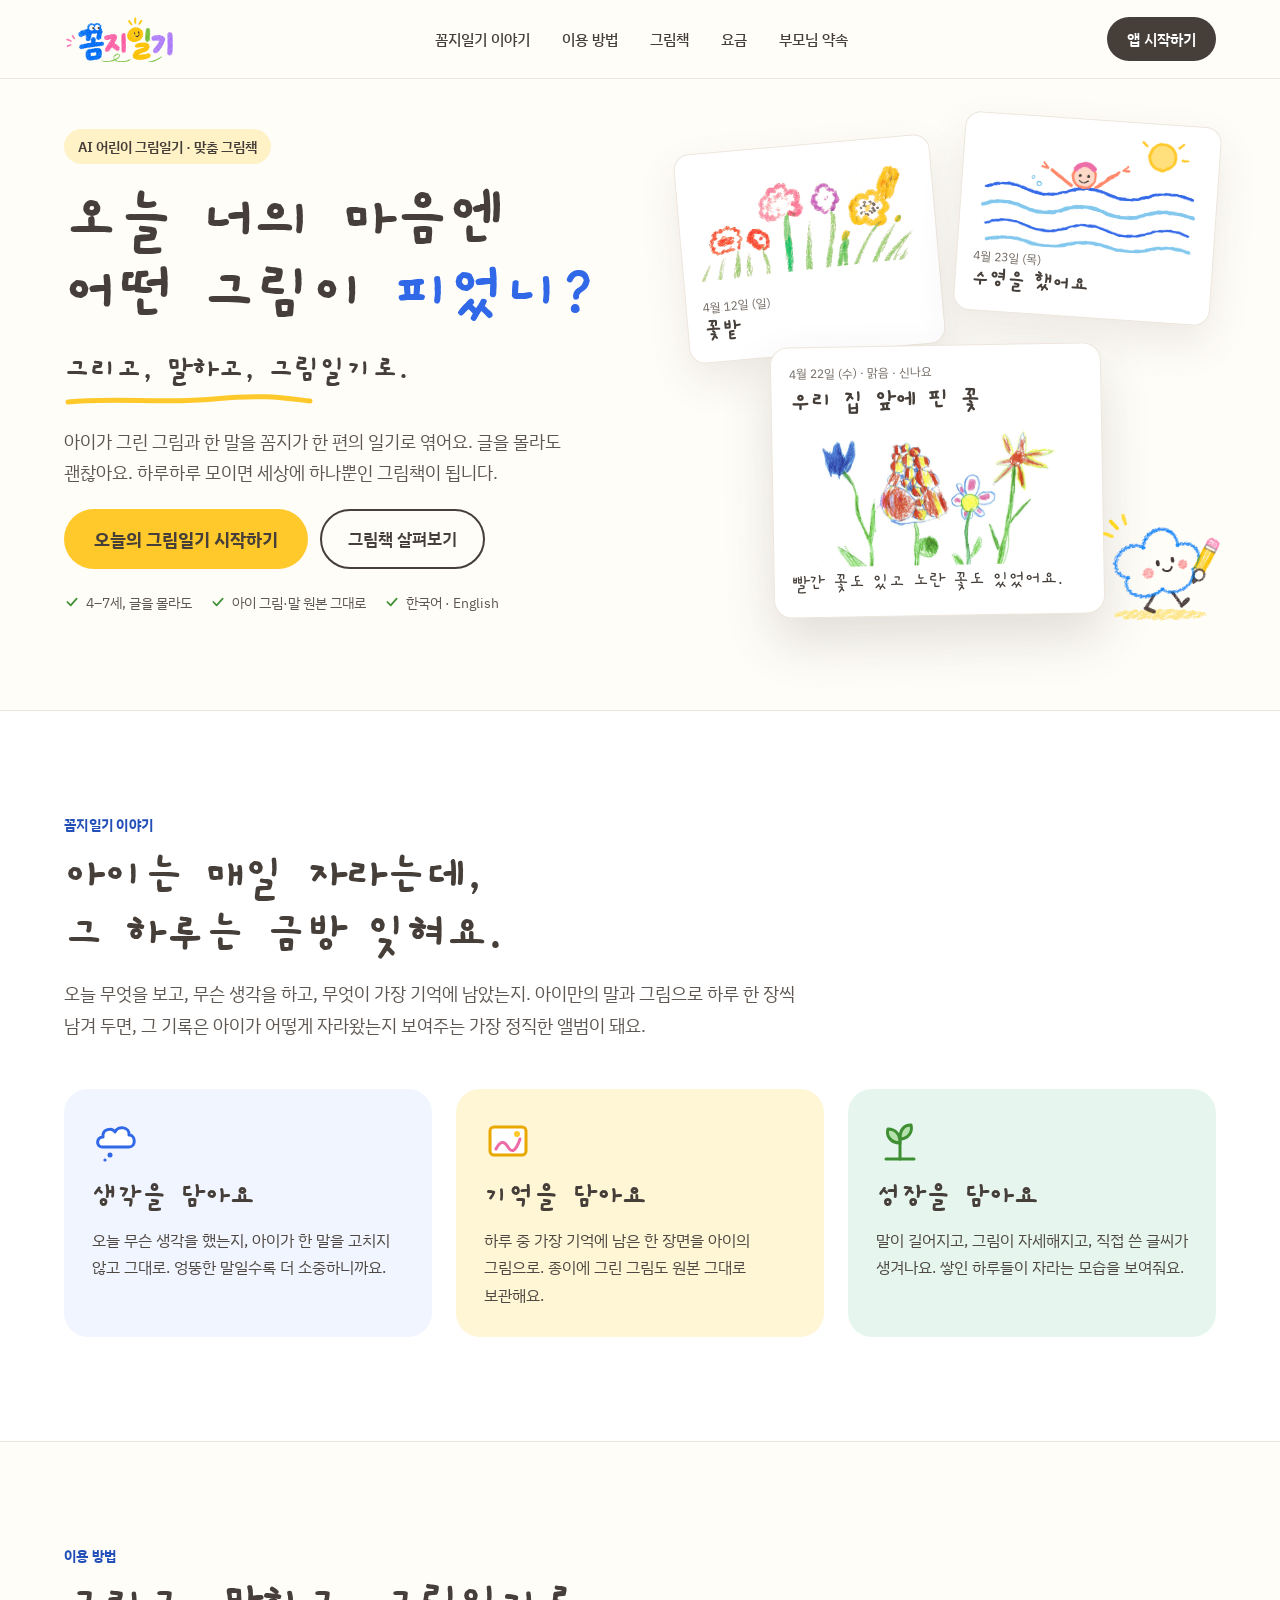
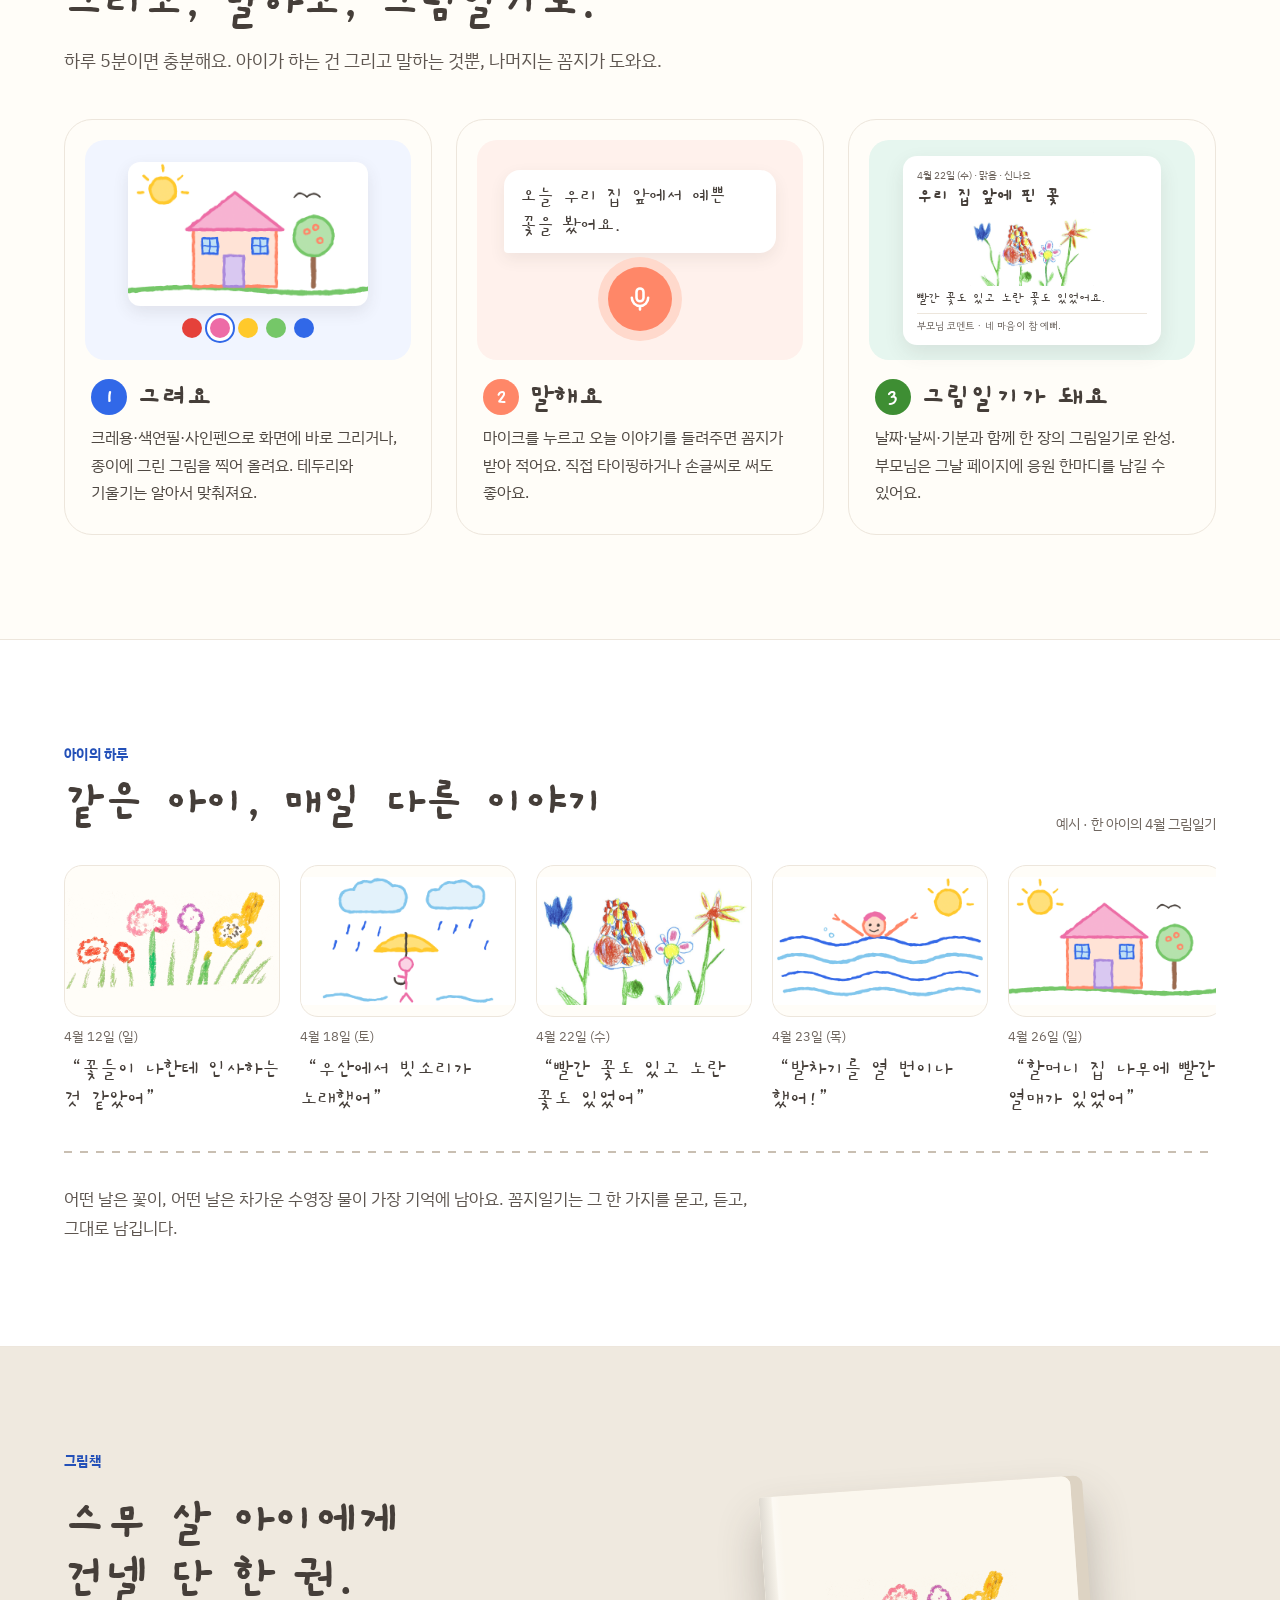
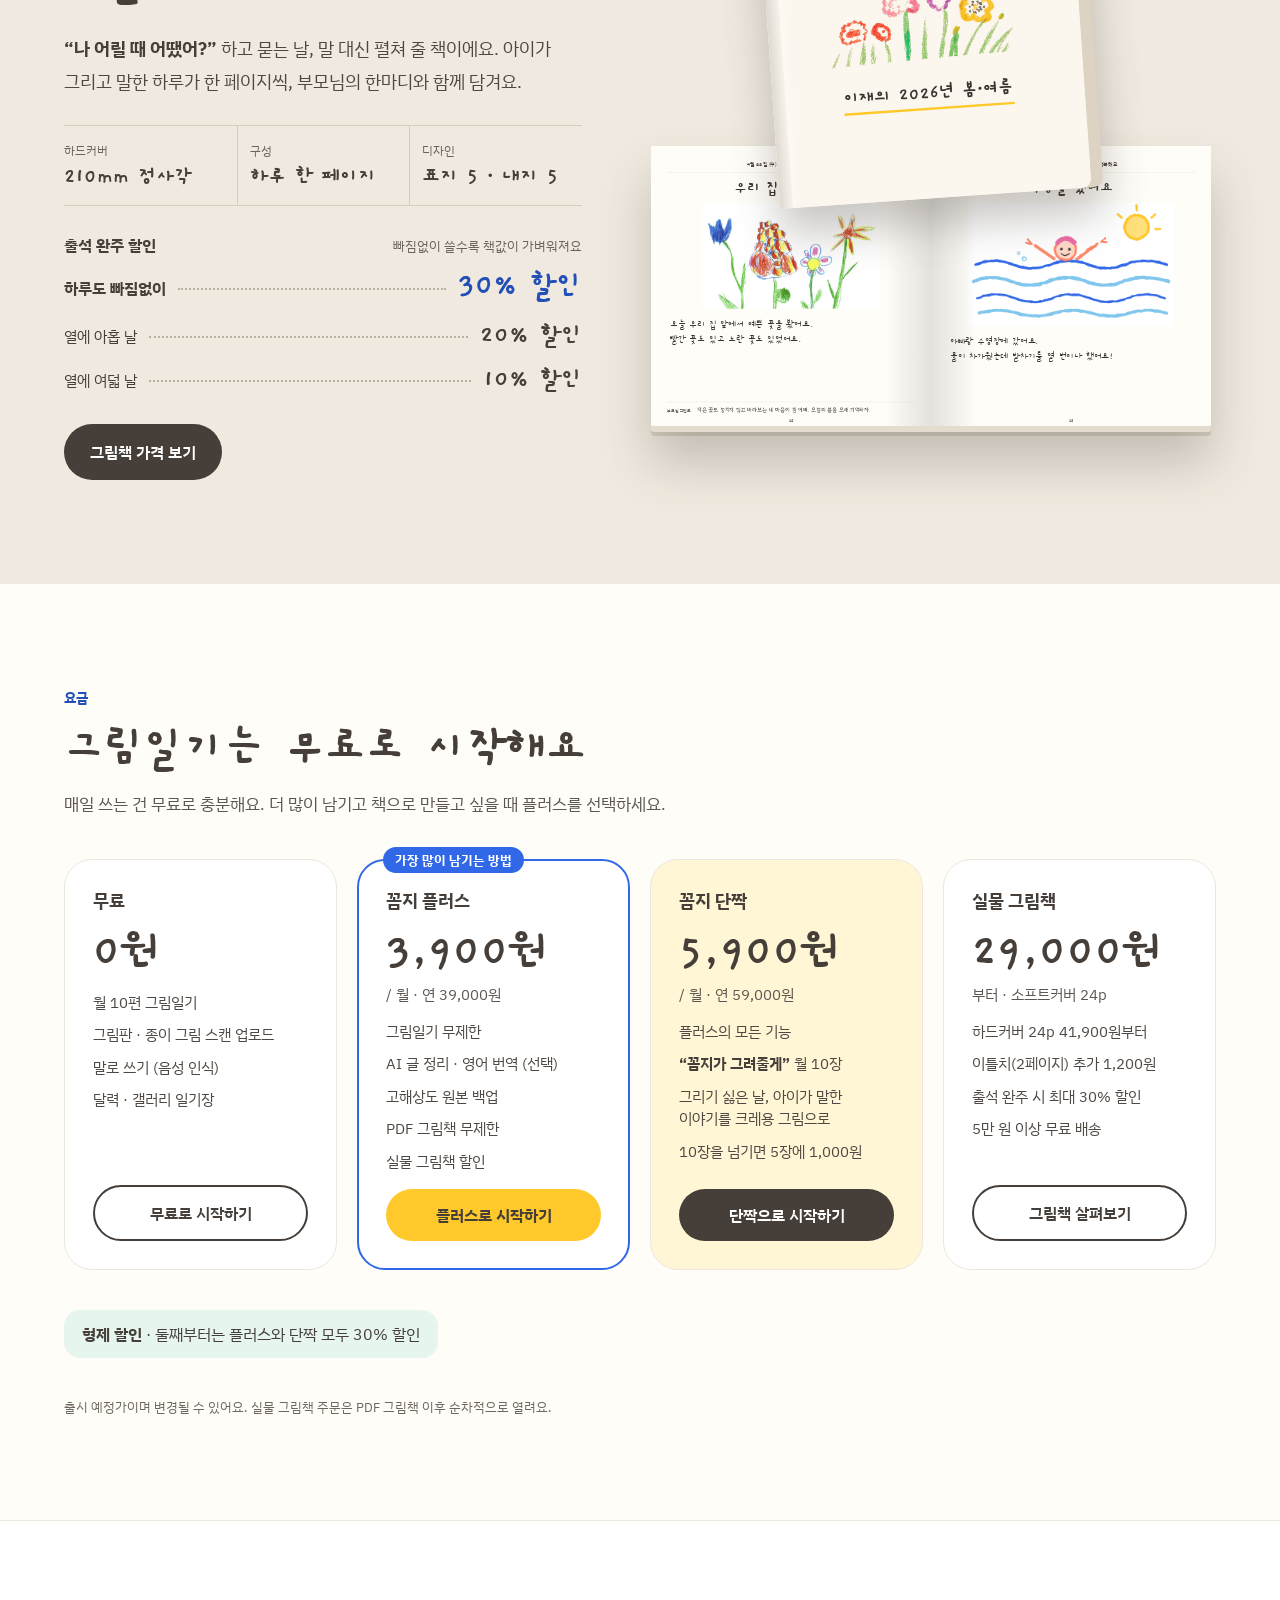
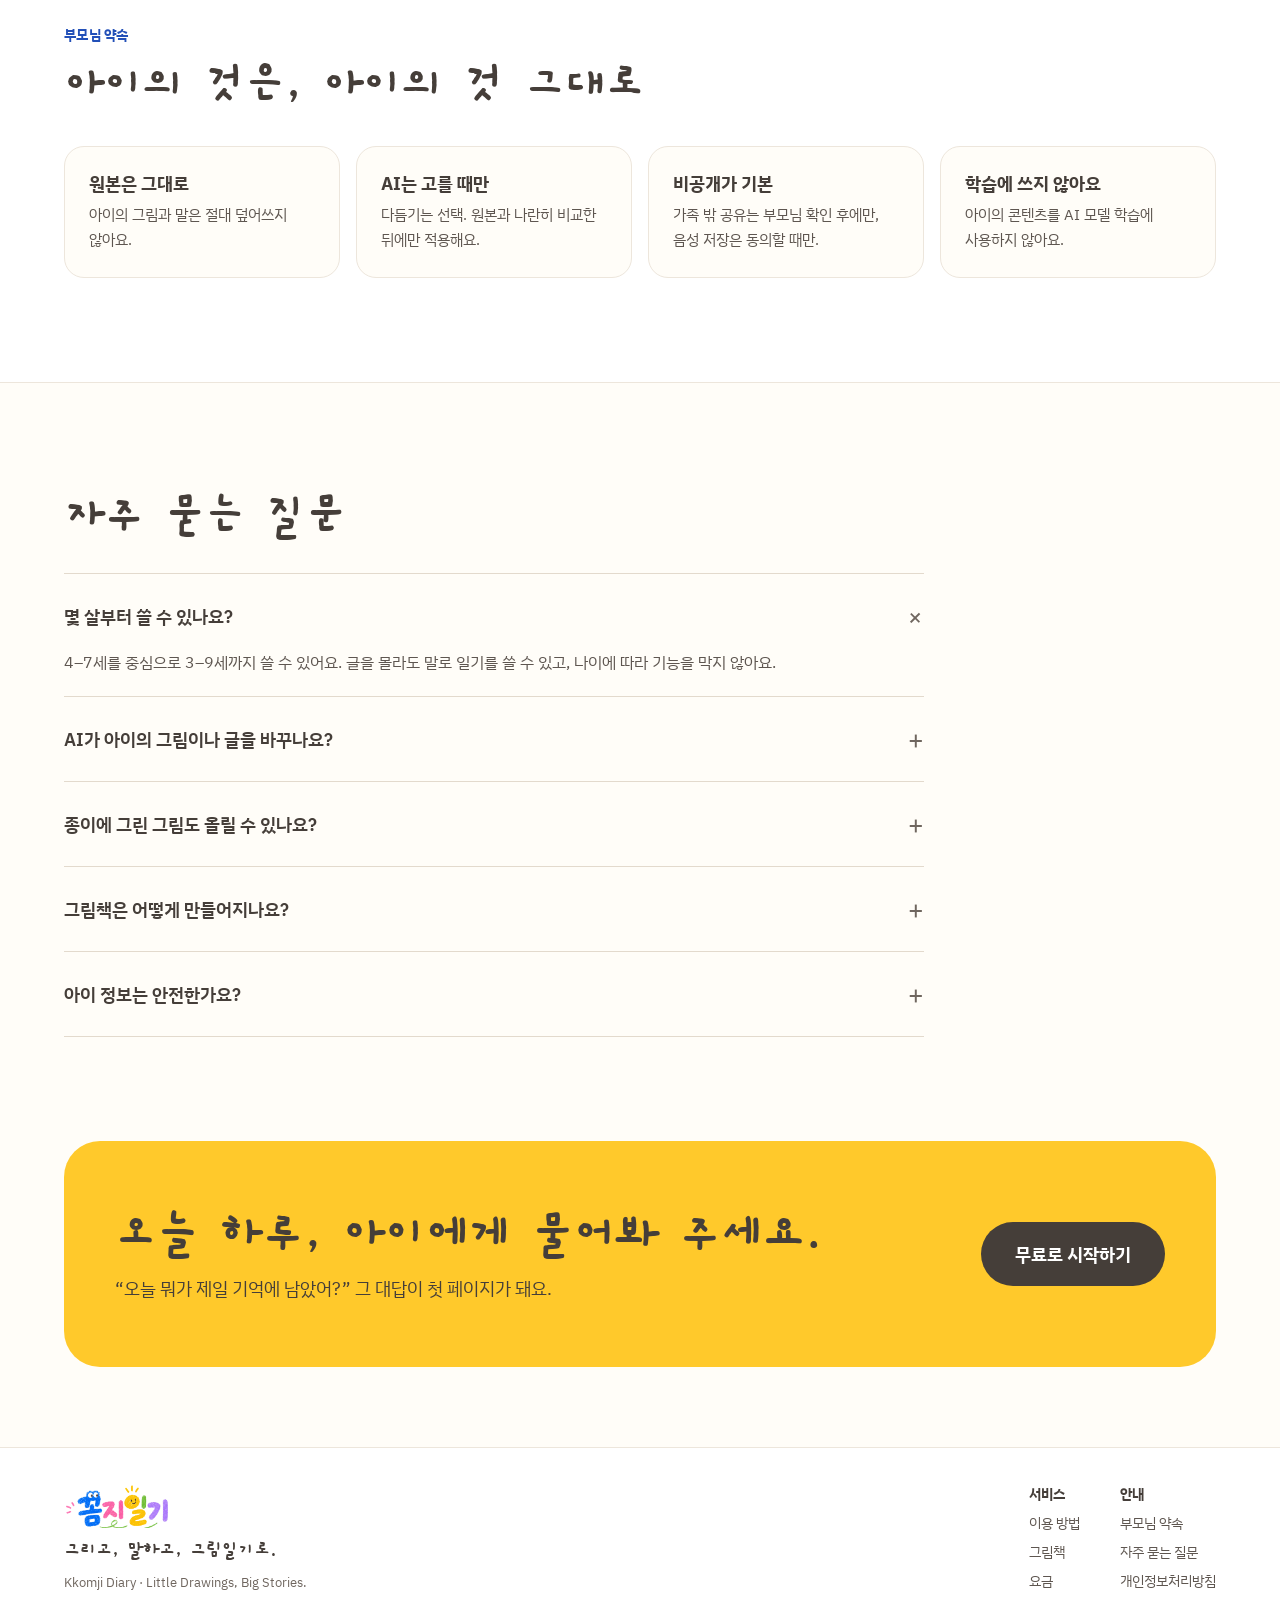
<file: index.html>
<!doctype html>
<html lang="ko">
<head>
<meta charset="utf-8">
<meta name="viewport" content="width=device-width,initial-scale=1">
<title>꼼지일기 — 그리고, 말하고, 그림일기로.</title>
<meta name="description" content="아이가 그린 그림과 한 말을 한 편의 그림일기로. 하루하루 모이면 세상에 하나뿐인 그림책이 됩니다.">
<meta property="og:title" content="꼼지일기 — 그리고, 말하고, 그림일기로.">
<meta property="og:description" content="오늘 너의 마음엔 어떤 그림이 피었니?">
<meta name="theme-color" content="#FFFDF8">
<link rel="icon" href="assets/icon-192.png">
<link rel="preconnect" href="https://fonts.googleapis.com">
<link rel="preconnect" href="https://fonts.gstatic.com" crossorigin>
<link href="https://fonts.googleapis.com/css2?family=Gaegu:wght@400;700&family=Gowun+Dodum&family=IBM+Plex+Sans+KR:wght@400;500;600;700&display=swap" rel="stylesheet">
<link rel="stylesheet" href="css/book.css">
<style>
body{margin:0;background:#FFFDF8}
.hand{font-family:'Gaegu',cursive}
a{color:#2350B8}a:hover{color:#1A3D8F}
h1,h2,h3,p,span,a,li,summary,dt,dd,b{word-break:keep-all}
.kk-wrap{max-width:1200px;margin:0 auto;padding-left:24px;padding-right:24px;box-sizing:border-box}
.kk-head{display:flex;align-items:center;gap:12px 28px;flex-wrap:wrap;padding-top:16px;padding-bottom:16px}
.kk-nav{order:2;flex:1;display:flex;justify-content:center;gap:32px;white-space:nowrap;font-size:15px;font-weight:500}
.kk-headcta{order:3}
.kk-hero{display:grid;grid-template-columns:minmax(0,1.05fr) minmax(0,1fr);gap:56px;align-items:center;padding-top:40px;padding-bottom:88px}
.kk-sec{padding-top:104px;padding-bottom:104px}
.kk-split{display:grid;grid-template-columns:minmax(0,1fr) minmax(0,1.1fr);gap:64px;align-items:center}
.kk-scroll{scrollbar-width:none}.kk-scroll::-webkit-scrollbar{display:none}
details>summary{cursor:pointer;list-style:none}details>summary::-webkit-details-marker{display:none}
details[open] .kk-plus{transform:rotate(45deg)}
@media (max-width:860px){
.kk-wrap{padding-left:20px;padding-right:20px}
.kk-head{padding-top:12px;padding-bottom:0}
.kk-headcta{order:2;margin-left:auto}
.kk-nav{order:3;flex:0 0 100%;justify-content:flex-start;gap:24px;overflow-x:auto;padding:12px 0 14px;border-top:1px solid #EDE6DC;scrollbar-width:none}
.kk-nav::-webkit-scrollbar{display:none}
.kk-hero{gap:28px;padding-top:28px;padding-bottom:64px}
.kk-sec{padding-top:72px;padding-bottom:72px}
.kk-split{grid-template-columns:minmax(0,1fr);gap:40px}
.kk-ctas a{flex:1 1 100%;justify-content:center}
}
@media (max-width:640px){.kk-hero{grid-template-columns:minmax(0,1fr);gap:36px}}
.kk-scene{zoom:1}
@media (max-width:1080px){.kk-scene{zoom:0.72}}
@media (max-width:860px){.kk-scene{zoom:0.6}}
@media (max-width:360px){.kk-scene{zoom:0.52}}
html{scroll-behavior:smooth}body{font-family:'IBM Plex Sans KR',system-ui,sans-serif}</style>
</head>
<body>
<div style="background:#FFFDF8;color:#453E39;font-family:'IBM Plex Sans KR',sans-serif;overflow:hidden">

<header style="border-bottom:1px solid #EDE6DC;background:#FFFDF8">
<div class="kk-wrap kk-head">
<a href="#top" aria-label="꼼지일기 홈" style="order:1;display:flex"><img src="assets/logo-ko.png" alt="꼼지일기" style="height:46px;width:auto;display:block"></a>
<nav class="kk-nav" aria-label="주요 메뉴">
<a href="#idea" style="color:#453E39;text-decoration:none">꼼지일기 이야기</a>
<a href="#how" style="color:#453E39;text-decoration:none">이용 방법</a>
<a href="#book" style="color:#453E39;text-decoration:none">그림책</a>
<a href="#price" style="color:#453E39;text-decoration:none">요금</a>
<a href="#promise" style="color:#453E39;text-decoration:none">부모님 약속</a>
</nav>
<a class="kk-headcta" href="app.html" style="height:44px;padding:0 20px;border-radius:999px;background:#453E39;color:#FFFFFF;font-size:15px;font-weight:600;display:flex;align-items:center;text-decoration:none;white-space:nowrap">앱 시작하기</a>
</div>
</header>

<section id="top" class="kk-wrap kk-hero">
<div style="display:flex;flex-direction:column;gap:20px;min-width:0">
<span style="align-self:flex-start;padding:8px 14px;border-radius:999px;background:#FFF2C7;font-size:14px;font-weight:600">AI 어린이 그림일기 · 맞춤 그림책</span>
<h1 class="hand" style="margin:0;font-size:clamp(40px,5.2vw,68px);font-weight:700;line-height:1.1">오늘 너의 마음엔<br>어떤 그림이 <span style="color:#3168E8;white-space:nowrap">피었니?</span></h1>
<div style="display:flex;flex-direction:column;gap:4px;align-items:flex-start">
<p class="hand" style="margin:0;font-size:clamp(26px,2.6vw,32px);font-weight:700;line-height:1.25">그리고, 말하고, 그림일기로.</p>
<svg width="250" height="12" viewBox="0 0 250 12" aria-hidden="true" style="max-width:100%"><path d="M4 8 C50 3 100 10 150 5 S220 4 246 7" stroke="#FFC92B" stroke-width="5" fill="none" stroke-linecap="round"></path></svg>
</div>
<p style="margin:0;font-size:18px;line-height:1.75;color:#5E5650;max-width:520px">아이가 그린 그림과 한 말을 꼼지가 한 편의 일기로 엮어요. 글을 몰라도 괜찮아요. 하루하루 모이면 세상에 하나뿐인 그림책이 됩니다.</p>
<div class="kk-ctas" style="display:flex;gap:12px;flex-wrap:wrap">
<a href="app.html" style="height:60px;padding:0 30px;border-radius:999px;background:#FFC92B;color:#453E39;font-size:18px;font-weight:700;display:flex;align-items:center;text-decoration:none;box-sizing:border-box">오늘의 그림일기 시작하기</a>
<a href="#book" style="height:60px;padding:0 26px;border-radius:999px;border:2px solid #453E39;color:#453E39;font-size:17px;font-weight:600;display:flex;align-items:center;text-decoration:none;box-sizing:border-box">그림책 살펴보기</a>
</div>
<ul style="margin:4px 0 0;padding:0;list-style:none;display:flex;gap:8px 18px;flex-wrap:wrap;font-size:14px;color:#5E5650">
<li style="display:flex;gap:6px;align-items:center"><svg width="16" height="16" viewBox="0 0 24 24" fill="none" stroke="#3E8E33" stroke-width="2.6" stroke-linecap="round" stroke-linejoin="round" aria-hidden="true"><path d="M5 12l5 5 9-10"></path></svg>4–7세, 글을 몰라도</li>
<li style="display:flex;gap:6px;align-items:center"><svg width="16" height="16" viewBox="0 0 24 24" fill="none" stroke="#3E8E33" stroke-width="2.6" stroke-linecap="round" stroke-linejoin="round" aria-hidden="true"><path d="M5 12l5 5 9-10"></path></svg>아이 그림·말 원본 그대로</li>
<li style="display:flex;gap:6px;align-items:center"><svg width="16" height="16" viewBox="0 0 24 24" fill="none" stroke="#3E8E33" stroke-width="2.6" stroke-linecap="round" stroke-linejoin="round" aria-hidden="true"><path d="M5 12l5 5 9-10"></path></svg>한국어 · English</li>
</ul>
</div>
<div style="position:relative;width:100%;max-width:540px;aspect-ratio:10 / 9.4;justify-self:center;container-type:inline-size">
<article style="position:absolute;left:0;top:5%;width:48%;background:#FFFFFF;border:1px solid #EDE6DC;border-radius:16px;padding:3% 3% 3.4%;box-sizing:border-box;transform:rotate(-5deg);box-shadow:0 18px 40px rgba(69,62,57,0.10)">
<img src="assets/drawing-flowers-cover.png" alt="아이가 그린 꽃밭" style="width:100%;aspect-ratio:16 / 9;object-fit:contain;display:block">
<div style="font-size:clamp(10px,2.3cqw,12px);color:#6F665F;margin-top:4px">4월 12일 (일)</div>
<div class="hand" style="font-size:clamp(15px,4.2cqw,22px);font-weight:700">꽃밭</div>
</article>
<article style="position:absolute;right:0;top:0;width:48%;background:#FFFFFF;border:1px solid #EDE6DC;border-radius:16px;padding:3% 3% 3.4%;box-sizing:border-box;transform:rotate(4deg);box-shadow:0 18px 40px rgba(69,62,57,0.10)">
<img src="assets/drawing-swim.png" alt="아이가 그린 수영 그림" style="width:100%;aspect-ratio:16 / 8.2;object-fit:cover;border-radius:8px;display:block">
<div style="font-size:clamp(10px,2.3cqw,12px);color:#6F665F;margin-top:4px">4월 23일 (목)</div>
<div class="hand" style="font-size:clamp(15px,4.2cqw,22px);font-weight:700">수영을 했어요</div>
</article>
<article style="position:absolute;left:17%;top:45%;width:62%;background:#FFFFFF;border:1px solid #EDE6DC;border-radius:18px;padding:3.2% 3.4% 3.6%;box-sizing:border-box;transform:rotate(-1deg);box-shadow:0 24px 50px rgba(69,62,57,0.16);display:flex;flex-direction:column;gap:3px">
<div style="font-size:clamp(10px,2.3cqw,12px);color:#6F665F">4월 22일 (수) · 맑음 · 신나요</div>
<div class="hand" style="font-size:clamp(17px,4.8cqw,26px);font-weight:700">우리 집 앞에 핀 꽃</div>
<img src="assets/drawing-flowers-real.png" alt="아이가 그린 꽃 그림" style="width:100%;aspect-ratio:16 / 8;object-fit:contain;display:block">
<p class="hand" style="margin:0;font-size:clamp(13px,3.7cqw,20px);line-height:1.4">빨간 꽃도 있고 노란 꽃도 있었어요.</p>
</article>
<img src="assets/mascot.png" alt="" style="position:absolute;right:-2%;bottom:0;width:24%;height:auto">
</div>
</section>

<section id="idea" style="background:#FFFFFF;border-top:1px solid #EDE6DC;border-bottom:1px solid #EDE6DC">
<div class="kk-wrap kk-sec" style="display:flex;flex-direction:column;gap:48px">
<div style="display:flex;flex-direction:column;gap:14px;max-width:760px">
<span style="font-size:14px;font-weight:700;color:#2350B8;letter-spacing:0.02em">꼼지일기 이야기</span>
<h2 class="hand" style="margin:0;font-size:clamp(34px,3.8vw,52px);font-weight:700;line-height:1.2">아이는 매일 자라는데,<br>그 하루는 금방 잊혀요.</h2>
<p style="margin:0;font-size:18px;line-height:1.75;color:#5E5650">오늘 무엇을 보고, 무슨 생각을 하고, 무엇이 가장 기억에 남았는지. 아이만의 말과 그림으로 하루 한 장씩 남겨 두면, 그 기록은 아이가 어떻게 자라왔는지 보여주는 가장 정직한 앨범이 돼요.</p>
</div>
<div style="display:grid;grid-template-columns:repeat(auto-fit,minmax(260px,1fr));gap:24px">
<div style="display:flex;flex-direction:column;gap:12px;padding:28px;border-radius:24px;background:#F1F5FF">
<svg width="48" height="48" viewBox="0 0 48 48" aria-hidden="true"><path d="M10 30 C4 30 4 20 11 20 C10 12 20 10 23 15 C26 8 38 10 37 18 C44 18 44 30 37 30 Z" fill="#FFFFFF" stroke="#3168E8" stroke-width="3" stroke-linejoin="round"></path><circle cx="18" cy="38" r="2.5" fill="#3168E8"></circle><circle cx="13" cy="43" r="1.6" fill="#3168E8"></circle></svg>
<h3 class="hand" style="margin:0;font-size:30px;font-weight:700">생각을 담아요</h3>
<p style="margin:0;font-size:16px;line-height:1.7;color:#4F4842">오늘 무슨 생각을 했는지, 아이가 한 말을 고치지 않고 그대로. 엉뚱한 말일수록 더 소중하니까요.</p>
</div>
<div style="display:flex;flex-direction:column;gap:12px;padding:28px;border-radius:24px;background:#FFF6D6">
<svg width="48" height="48" viewBox="0 0 48 48" aria-hidden="true"><rect x="6" y="10" width="36" height="28" rx="4" fill="#FFFFFF" stroke="#E9A800" stroke-width="3"></rect><path d="M12 32 q6 -12 12 -2 t12 -8" stroke="#ED6CA6" stroke-width="3" fill="none" stroke-linecap="round"></path><circle cx="33" cy="17" r="3" fill="#FFC92B"></circle></svg>
<h3 class="hand" style="margin:0;font-size:30px;font-weight:700">기억을 담아요</h3>
<p style="margin:0;font-size:16px;line-height:1.7;color:#4F4842">하루 중 가장 기억에 남은 한 장면을 아이의 그림으로. 종이에 그린 그림도 원본 그대로 보관해요.</p>
</div>
<div style="display:flex;flex-direction:column;gap:12px;padding:28px;border-radius:24px;background:#E6F6EF">
<svg width="48" height="48" viewBox="0 0 48 48" aria-hidden="true"><path d="M24 42 V20" stroke="#3E8E33" stroke-width="3" stroke-linecap="round"></path><path d="M24 26 C14 26 10 18 12 12 C20 12 24 18 24 26 Z M24 22 C32 22 37 15 35 8 C27 8 24 14 24 22 Z" fill="#B5E2AC" stroke="#3E8E33" stroke-width="3" stroke-linejoin="round"></path><path d="M10 42 h28" stroke="#3E8E33" stroke-width="3" stroke-linecap="round"></path></svg>
<h3 class="hand" style="margin:0;font-size:30px;font-weight:700">성장을 담아요</h3>
<p style="margin:0;font-size:16px;line-height:1.7;color:#4F4842">말이 길어지고, 그림이 자세해지고, 직접 쓴 글씨가 생겨나요. 쌓인 하루들이 자라는 모습을 보여줘요.</p>
</div>
</div>
</div>
</section>

<section id="how" class="kk-wrap kk-sec" style="display:flex;flex-direction:column;gap:44px">
<div style="display:flex;flex-direction:column;gap:12px;max-width:720px">
<span style="font-size:14px;font-weight:700;color:#2350B8;letter-spacing:0.02em">이용 방법</span>
<h2 class="hand" style="margin:0;font-size:clamp(34px,3.8vw,52px);font-weight:700;line-height:1.15">그리고, 말하고, 그림일기로.</h2>
<p style="margin:0;font-size:18px;line-height:1.7;color:#5E5650">하루 5분이면 충분해요. 아이가 하는 건 그리고 말하는 것뿐, 나머지는 꼼지가 도와요.</p>
</div>
<div style="display:grid;grid-template-columns:repeat(auto-fit,minmax(280px,1fr));gap:24px">
<article style="border:1px solid #EDE6DC;border-radius:28px;padding:20px 20px 28px;background:#FFFDF8;display:flex;flex-direction:column;gap:18px">
<div style="height:220px;border-radius:20px;background:#F1F5FF;display:flex;flex-direction:column;align-items:center;justify-content:center;gap:12px;padding:16px;box-sizing:border-box">
<img src="assets/drawing-house.png" alt="그림판에 그린 집 그림" style="width:min(240px,86%);border-radius:12px;background:#FFFFFF;box-shadow:0 6px 16px rgba(69,62,57,0.10)">
<div style="display:flex;gap:8px" aria-hidden="true"><span style="width:20px;height:20px;border-radius:50%;background:#E5413A"></span><span style="width:20px;height:20px;border-radius:50%;background:#ED6CA6;box-shadow:0 0 0 3px #FFFFFF,0 0 0 5px #3168E8"></span><span style="width:20px;height:20px;border-radius:50%;background:#FFC92B"></span><span style="width:20px;height:20px;border-radius:50%;background:#75C768"></span><span style="width:20px;height:20px;border-radius:50%;background:#3168E8"></span></div>
</div>
<div style="display:flex;flex-direction:column;gap:8px;padding:0 6px">
<div style="display:flex;align-items:center;gap:10px"><span class="hand" style="width:36px;height:36px;border-radius:50%;background:#3168E8;color:#FFFFFF;font-size:22px;font-weight:700;display:flex;align-items:center;justify-content:center;flex:none">1</span><h3 class="hand" style="margin:0;font-size:30px;font-weight:700">그려요</h3></div>
<p style="margin:0;font-size:16px;line-height:1.7;color:#4F4842">크레용·색연필·사인펜으로 화면에 바로 그리거나, 종이에 그린 그림을 찍어 올려요. 테두리와 기울기는 알아서 맞춰져요.</p>
</div>
</article>
<article style="border:1px solid #EDE6DC;border-radius:28px;padding:20px 20px 28px;background:#FFFDF8;display:flex;flex-direction:column;gap:18px">
<div style="height:220px;border-radius:20px;background:#FFF1EC;display:flex;flex-direction:column;align-items:center;justify-content:center;gap:14px;padding:16px;box-sizing:border-box">
<p class="hand" style="margin:0;max-width:240px;background:#FFFFFF;border-radius:16px 16px 16px 4px;padding:12px 16px;font-size:21px;line-height:1.4;box-shadow:0 6px 16px rgba(69,62,57,0.08)">오늘 우리 집 앞에서 예쁜 꽃을 봤어요.</p>
<span style="width:64px;height:64px;border-radius:50%;background:#FF8768;display:flex;align-items:center;justify-content:center;box-shadow:0 0 0 10px #FFD9CC" aria-hidden="true"><svg width="28" height="28" viewBox="0 0 24 24" fill="none" stroke="#FFFFFF" stroke-width="2.2" stroke-linecap="round" stroke-linejoin="round"><rect x="9" y="3" width="6" height="11" rx="3"></rect><path d="M5 11a7 7 0 0 0 14 0M12 18v3"></path></svg></span>
</div>
<div style="display:flex;flex-direction:column;gap:8px;padding:0 6px">
<div style="display:flex;align-items:center;gap:10px"><span class="hand" style="width:36px;height:36px;border-radius:50%;background:#FF8768;color:#FFFFFF;font-size:22px;font-weight:700;display:flex;align-items:center;justify-content:center;flex:none">2</span><h3 class="hand" style="margin:0;font-size:30px;font-weight:700">말해요</h3></div>
<p style="margin:0;font-size:16px;line-height:1.7;color:#4F4842">마이크를 누르고 오늘 이야기를 들려주면 꼼지가 받아 적어요. 직접 타이핑하거나 손글씨로 써도 좋아요.</p>
</div>
</article>
<article style="border:1px solid #EDE6DC;border-radius:28px;padding:20px 20px 28px;background:#FFFDF8;display:flex;flex-direction:column;gap:18px">
<div style="height:220px;border-radius:20px;background:#E6F6EF;display:flex;align-items:center;justify-content:center;padding:16px;box-sizing:border-box">
<div style="width:min(230px,88%);background:#FFFFFF;border-radius:14px;padding:12px 14px;box-shadow:0 8px 20px rgba(69,62,57,0.10);display:flex;flex-direction:column;gap:3px">
<span style="font-size:10px;color:#6F665F">4월 22일 (수) · 맑음 · 신나요</span>
<span class="hand" style="font-size:19px;font-weight:700">우리 집 앞에 핀 꽃</span>
<img src="assets/drawing-flowers-real.png" alt="" style="width:100%;height:74px;object-fit:contain">
<span class="hand" style="font-size:14px;line-height:1.35">빨간 꽃도 있고 노란 꽃도 있었어요.</span>
<span style="border-top:1px solid #EDE6DC;padding-top:4px;margin-top:2px;font-family:'Gowun Dodum',sans-serif;font-size:10px;color:#5E5650">부모님 코멘트 · 네 마음이 참 예뻐.</span>
</div>
</div>
<div style="display:flex;flex-direction:column;gap:8px;padding:0 6px">
<div style="display:flex;align-items:center;gap:10px"><span class="hand" style="width:36px;height:36px;border-radius:50%;background:#3E8E33;color:#FFFFFF;font-size:22px;font-weight:700;display:flex;align-items:center;justify-content:center;flex:none">3</span><h3 class="hand" style="margin:0;font-size:30px;font-weight:700">그림일기가 돼요</h3></div>
<p style="margin:0;font-size:16px;line-height:1.7;color:#4F4842">날짜·날씨·기분과 함께 한 장의 그림일기로 완성. 부모님은 그날 페이지에 응원 한마디를 남길 수 있어요.</p>
</div>
</article>
</div>
</section>

<section id="days" style="background:#FFFFFF;border-top:1px solid #EDE6DC;border-bottom:1px solid #EDE6DC">
<div class="kk-wrap kk-sec" style="display:flex;flex-direction:column;gap:32px">
<div style="display:flex;justify-content:space-between;align-items:flex-end;gap:16px 24px;flex-wrap:wrap">
<div style="display:flex;flex-direction:column;gap:12px">
<span style="font-size:14px;font-weight:700;color:#2350B8;letter-spacing:0.02em">아이의 하루</span>
<h2 class="hand" style="margin:0;font-size:clamp(34px,3.8vw,52px);font-weight:700;line-height:1.2">같은 아이, 매일 다른 이야기</h2>
</div>
<span style="font-size:14px;color:#6F665F">예시 · 한 아이의 4월 그림일기</span>
</div>
<div class="kk-scroll" style="display:flex;gap:20px;overflow-x:auto;scroll-snap-type:x mandatory;padding-bottom:4px">

<article style="flex:0 0 216px;scroll-snap-align:start;display:flex;flex-direction:column;gap:10px">
<div style="height:150px;border-radius:18px;background:#FFFDF8;border:1px solid #EDE6DC;display:flex;align-items:center;justify-content:center;overflow:hidden"><img src="assets/drawing-flowers-cover.png" alt="꽃밭" style="width:100%;height:100%;object-fit:contain"></div>
<span style="font-size:13px;color:#6F665F">4월 12일 (일)</span>
<p class="hand" style="margin:0;font-size:22px;line-height:1.35">“꽃들이 나한테 인사하는 것 같았어”</p>
</article>

<article style="flex:0 0 216px;scroll-snap-align:start;display:flex;flex-direction:column;gap:10px">
<div style="height:150px;border-radius:18px;background:#FFFDF8;border:1px solid #EDE6DC;display:flex;align-items:center;justify-content:center;overflow:hidden"><img src="assets/drawing-rain.png" alt="비 오는 날 노란 우산" style="width:100%;height:100%;object-fit:contain"></div>
<span style="font-size:13px;color:#6F665F">4월 18일 (토)</span>
<p class="hand" style="margin:0;font-size:22px;line-height:1.35">“우산에서 빗소리가 노래했어”</p>
</article>

<article style="flex:0 0 216px;scroll-snap-align:start;display:flex;flex-direction:column;gap:10px">
<div style="height:150px;border-radius:18px;background:#FFFDF8;border:1px solid #EDE6DC;display:flex;align-items:center;justify-content:center;overflow:hidden"><img src="assets/drawing-flowers-real.png" alt="우리 집 앞에 핀 꽃" style="width:100%;height:100%;object-fit:contain"></div>
<span style="font-size:13px;color:#6F665F">4월 22일 (수)</span>
<p class="hand" style="margin:0;font-size:22px;line-height:1.35">“빨간 꽃도 있고 노란 꽃도 있었어”</p>
</article>

<article style="flex:0 0 216px;scroll-snap-align:start;display:flex;flex-direction:column;gap:10px">
<div style="height:150px;border-radius:18px;background:#FFFDF8;border:1px solid #EDE6DC;display:flex;align-items:center;justify-content:center;overflow:hidden"><img src="assets/drawing-swim.png" alt="수영을 했어요" style="width:100%;height:100%;object-fit:contain"></div>
<span style="font-size:13px;color:#6F665F">4월 23일 (목)</span>
<p class="hand" style="margin:0;font-size:22px;line-height:1.35">“발차기를 열 번이나 했어!”</p>
</article>

<article style="flex:0 0 216px;scroll-snap-align:start;display:flex;flex-direction:column;gap:10px">
<div style="height:150px;border-radius:18px;background:#FFFDF8;border:1px solid #EDE6DC;display:flex;align-items:center;justify-content:center;overflow:hidden"><img src="assets/drawing-house.png" alt="할머니 집에 갔어요" style="width:100%;height:100%;object-fit:contain"></div>
<span style="font-size:13px;color:#6F665F">4월 26일 (일)</span>
<p class="hand" style="margin:0;font-size:22px;line-height:1.35">“할머니 집 나무에 빨간 열매가 있었어”</p>
</article>

</div>
<div style="height:2px;background:repeating-linear-gradient(90deg,#C9BFB2 0,#C9BFB2 8px,transparent 8px,transparent 16px)" aria-hidden="true"></div>
<p style="margin:0;font-size:17px;line-height:1.7;color:#5E5650;max-width:720px">어떤 날은 꽃이, 어떤 날은 차가운 수영장 물이 가장 기억에 남아요. 꼼지일기는 그 한 가지를 묻고, 듣고, 그대로 남깁니다.</p>
</div>
</section>

<section id="book" style="background:#EFE9DF">
<div class="kk-wrap kk-sec kk-split">
<div style="display:flex;flex-direction:column;gap:22px;min-width:0">
<span style="font-size:14px;font-weight:700;color:#2350B8;letter-spacing:0.02em">그림책</span>
<h2 class="hand" style="margin:0;font-size:clamp(36px,4vw,56px);font-weight:700;line-height:1.15">스무 살 아이에게<br>건넬 단 한 권.</h2>
<p style="margin:0;font-size:18px;line-height:1.8;color:#4F4842;max-width:500px"><b style="color:#453E39">“나 어릴 때 어땠어?”</b> 하고 묻는 날, 말 대신 펼쳐 줄 책이에요. 아이가 그리고 말한 하루가 한 페이지씩, 부모님의 한마디와 함께 담겨요.</p>
<dl style="margin:6px 0 0;display:grid;grid-template-columns:repeat(3,minmax(0,1fr));border-top:1px solid #D6CCBE;border-bottom:1px solid #D6CCBE">
<div style="padding:16px 12px 16px 0;display:flex;flex-direction:column;gap:4px"><dt style="font-size:12px;color:#6B625A">하드커버</dt><dd class="hand" style="margin:0;font-size:22px;font-weight:700;line-height:1.2">210mm 정사각</dd></div>
<div style="padding:16px 12px;border-left:1px solid #D6CCBE;display:flex;flex-direction:column;gap:4px"><dt style="font-size:12px;color:#6B625A">구성</dt><dd class="hand" style="margin:0;font-size:22px;font-weight:700;line-height:1.2">하루 한 페이지</dd></div>
<div style="padding:16px 0 16px 12px;border-left:1px solid #D6CCBE;display:flex;flex-direction:column;gap:4px"><dt style="font-size:12px;color:#6B625A">디자인</dt><dd class="hand" style="margin:0;font-size:22px;font-weight:700;line-height:1.2">표지 5 · 내지 5</dd></div>
</dl>
<div style="display:flex;flex-direction:column;gap:6px;margin-top:6px">
<div style="display:flex;justify-content:space-between;align-items:baseline;gap:12px;flex-wrap:wrap"><span style="font-size:16px;font-weight:700">출석 완주 할인</span><span style="font-size:13px;color:#6B625A">빠짐없이 쓸수록 책값이 가벼워져요</span></div>
<div style="display:flex;align-items:baseline;gap:12px;padding:8px 0"><span style="font-size:16px;font-weight:700;white-space:nowrap">하루도 빠짐없이</span><span style="flex:1;border-bottom:2px dotted #B9AE9F;transform:translateY(-4px)"></span><span class="hand" style="font-size:32px;font-weight:700;line-height:1;color:#2350B8;white-space:nowrap">30% 할인</span></div>
<div style="display:flex;align-items:baseline;gap:12px;padding:6px 0"><span style="font-size:15px;white-space:nowrap">열에 아홉 날</span><span style="flex:1;border-bottom:2px dotted #B9AE9F;transform:translateY(-4px)"></span><span class="hand" style="font-size:26px;font-weight:700;line-height:1;white-space:nowrap">20% 할인</span></div>
<div style="display:flex;align-items:baseline;gap:12px;padding:6px 0"><span style="font-size:15px;white-space:nowrap">열에 여덟 날</span><span style="flex:1;border-bottom:2px dotted #B9AE9F;transform:translateY(-4px)"></span><span class="hand" style="font-size:26px;font-weight:700;line-height:1;white-space:nowrap">10% 할인</span></div>
</div>
<a href="#price" style="align-self:flex-start;margin-top:4px;height:56px;padding:0 26px;border-radius:999px;background:#453E39;color:#FFFFFF;font-size:16px;font-weight:600;display:flex;align-items:center;text-decoration:none">그림책 가격 보기</a>
</div>
<div style="display:flex;justify-content:center;min-width:0">
<div class="kk-scene" style="width:560px;height:560px;position:relative;flex:none">
<div style="position:absolute;left:0;top:262px;width:560px;height:284px;border-radius:3px;background:#E4DCCF;box-shadow:0 30px 50px rgba(69,62,57,0.26), 0 4px 0 #D9D0C2"></div>
<div style="position:absolute;left:0;top:260px;width:560px;height:280px;display:flex;border-radius:2px;overflow:hidden">
<div style="width:280px;height:280px;position:relative;overflow:hidden;background:#FFFDF8">
<div style="position:absolute;left:-4px;top:-4px;width:816px;height:816px;transform:scale(0.353);transform-origin:0 0"><section class="pg l-classic"><div class="safe"><div class="meta"><span>4월 22일 (수)</span><i></i><span style="display:flex;align-items:center;gap:6px"><svg width="20" height="20" viewBox="0 0 40 40" fill="none" stroke="#E9A800" stroke-width="3" stroke-linecap="round" aria-hidden="true"><circle cx="20" cy="20" r="7"/><path d="M20 4v5M20 31v5M4 20h5M31 20h5M8.5 8.5l3.5 3.5M28 28l3.5 3.5M31.5 8.5L28 12M12 28l-3.5 3.5"/></svg>맑음</span><i></i><span>신나요</span></div><h2 class="ttl">우리 집 앞에 핀 꽃</h2><div class="art"><img src="assets/drawing-flowers-real.png" alt=""></div><p class="story">오늘 우리 집 앞에서 예쁜 꽃을 봤어요.
빨간 꽃도 있고 노란 꽃도 있었어요.</p><span class="sp"></span><div class="nb"><span class="lbl">부모님 코멘트</span><p class="note">작은 꽃도 놓치지 않고 바라보는 네 마음이 참 예뻐. 오늘의 봄을 오래 기억하자.</p></div></div><div class="no">12</div></section></div>
<div style="position:absolute;top:0;right:0;width:46px;height:100%;background:linear-gradient(90deg,rgba(69,62,57,0),rgba(69,62,57,0.14))" aria-hidden="true"></div>
</div>
<div style="width:280px;height:280px;position:relative;overflow:hidden;background:#FFFDF8">
<div style="position:absolute;left:-4px;top:-4px;width:816px;height:816px;transform:scale(0.353);transform-origin:0 0"><section class="pg l-classic nonote"><div class="safe"><div class="meta"><span>4월 23일 (목)</span><i></i><span style="display:flex;align-items:center;gap:6px"><svg width="20" height="20" viewBox="0 0 40 40" fill="none" stroke="#E9A800" stroke-width="3" stroke-linecap="round" aria-hidden="true"><circle cx="20" cy="20" r="7"/><path d="M20 4v5M20 31v5M4 20h5M31 20h5M8.5 8.5l3.5 3.5M28 28l3.5 3.5M31.5 8.5L28 12M12 28l-3.5 3.5"/></svg>맑음</span><i></i><span>행복해요</span></div><h2 class="ttl">수영을 했어요</h2><div class="art"><img src="assets/drawing-swim.png" alt=""></div><p class="story">아빠랑 수영장에 갔어요.
물이 차가웠는데 발차기를 열 번이나 했어요!</p><span class="sp"></span></div><div class="no">13</div></section></div>
<div style="position:absolute;top:0;left:0;width:46px;height:100%;background:linear-gradient(270deg,rgba(69,62,57,0),rgba(69,62,57,0.14))" aria-hidden="true"></div>
</div>
</div>
<div style="position:absolute;left:118px;top:0;width:324px;height:312px;transform:rotate(-4deg);border-radius:3px 9px 9px 3px;background:#DDD3C3;box-shadow:0 26px 44px rgba(69,62,57,0.30)">
<div style="position:absolute;left:0;top:0;width:312px;height:312px;border-radius:3px 9px 9px 3px;overflow:hidden;background:#FBF7EE">
<div style="position:absolute;left:0;top:0;width:816px;height:816px;transform:scale(0.3824);transform-origin:0 0"><section class="pg cover c-gallery"><div class="safe"><img src="assets/drawing-flowers-cover.png" alt=""><h1>이재의 2026년 봄·여름</h1></div></section></div>
<div style="position:absolute;left:0;top:0;width:22px;height:100%;background:linear-gradient(90deg,rgba(69,62,57,0.16),rgba(69,62,57,0.03) 55%,rgba(255,255,255,0.35) 62%,rgba(69,62,57,0) 100%)" aria-hidden="true"></div>
</div>
</div>
</div>
</div>
</div>
</section>

<section id="price" class="kk-wrap kk-sec" style="display:flex;flex-direction:column;gap:40px">
<div style="display:flex;flex-direction:column;gap:12px;max-width:720px">
<span style="font-size:14px;font-weight:700;color:#2350B8;letter-spacing:0.02em">요금</span>
<h2 class="hand" style="margin:0;font-size:clamp(34px,3.8vw,52px);font-weight:700;line-height:1.2">그림일기는 무료로 시작해요</h2>
<p style="margin:0;font-size:17px;line-height:1.7;color:#5E5650">매일 쓰는 건 무료로 충분해요. 더 많이 남기고 책으로 만들고 싶을 때 플러스를 선택하세요.</p>
</div>
<div style="display:grid;grid-template-columns:repeat(auto-fit,minmax(250px,1fr));gap:20px;align-items:stretch">
<article style="border:1px solid #EDE6DC;border-radius:28px;padding:28px;background:#FFFFFF;display:flex;flex-direction:column;gap:16px">
<h3 style="margin:0;font-size:18px;font-weight:700">무료</h3>
<div><span class="hand" style="font-size:48px;font-weight:700;line-height:1">0원</span></div>
<ul style="margin:0;padding:0;list-style:none;display:flex;flex-direction:column;gap:10px;font-size:15px;line-height:1.5;color:#4F4842;flex:1">
<li>월 10편 그림일기</li><li>그림판 · 종이 그림 스캔 업로드</li><li>말로 쓰기 (음성 인식)</li><li>달력 · 갤러리 일기장</li>
</ul>
<a href="app.html" style="height:52px;border-radius:999px;border:2px solid #453E39;color:#453E39;font-size:16px;font-weight:600;display:flex;align-items:center;justify-content:center;text-decoration:none">무료로 시작하기</a>
</article>
<article style="border:2px solid #3168E8;border-radius:28px;padding:27px;background:#FFFFFF;display:flex;flex-direction:column;gap:16px;position:relative">
<span style="position:absolute;top:-14px;left:24px;padding:4px 12px;border-radius:999px;background:#3168E8;color:#FFFFFF;font-size:13px;font-weight:700">가장 많이 남기는 방법</span>
<h3 style="margin:0;font-size:18px;font-weight:700">꼼지 플러스</h3>
<div style="display:flex;align-items:baseline;gap:8px;flex-wrap:wrap"><span class="hand" style="font-size:48px;font-weight:700;line-height:1">3,900원</span><span style="font-size:15px;color:#5E5650">/ 월 · 연 39,000원</span></div>
<ul style="margin:0;padding:0;list-style:none;display:flex;flex-direction:column;gap:10px;font-size:15px;line-height:1.5;color:#4F4842;flex:1">
<li>그림일기 무제한</li><li>AI 글 정리 · 영어 번역 (선택)</li><li>고해상도 원본 백업</li><li>PDF 그림책 무제한</li><li>실물 그림책 할인</li>
</ul>
<a href="app.html" style="height:52px;border-radius:999px;background:#FFC92B;color:#453E39;font-size:16px;font-weight:700;display:flex;align-items:center;justify-content:center;text-decoration:none">플러스로 시작하기</a>
</article>
<article style="border:1px solid #EDE6DC;border-radius:28px;padding:28px;background:#FFF6D6;display:flex;flex-direction:column;gap:16px">
<h3 style="margin:0;font-size:18px;font-weight:700">꼼지 단짝</h3>
<div style="display:flex;align-items:baseline;gap:8px;flex-wrap:wrap"><span class="hand" style="font-size:48px;font-weight:700;line-height:1">5,900원</span><span style="font-size:15px;color:#5E5650">/ 월 · 연 59,000원</span></div>
<ul style="margin:0;padding:0;list-style:none;display:flex;flex-direction:column;gap:10px;font-size:15px;line-height:1.5;color:#4F4842;flex:1">
<li>플러스의 모든 기능</li><li><b style="color:#453E39">“꼼지가 그려줄게”</b> 월 10장</li><li>그리기 싫은 날, 아이가 말한 이야기를 크레용 그림으로</li><li>10장을 넘기면 5장에 1,000원</li>
</ul>
<a href="app.html" style="height:52px;border-radius:999px;background:#453E39;color:#FFFFFF;font-size:16px;font-weight:600;display:flex;align-items:center;justify-content:center;text-decoration:none">단짝으로 시작하기</a>
</article>
<article style="border:1px solid #EDE6DC;border-radius:28px;padding:28px;background:#FFFFFF;display:flex;flex-direction:column;gap:16px">
<h3 style="margin:0;font-size:18px;font-weight:700">실물 그림책</h3>
<div style="display:flex;align-items:baseline;gap:8px;flex-wrap:wrap"><span class="hand" style="font-size:48px;font-weight:700;line-height:1">29,000원</span><span style="font-size:15px;color:#5E5650">부터 · 소프트커버 24p</span></div>
<ul style="margin:0;padding:0;list-style:none;display:flex;flex-direction:column;gap:10px;font-size:15px;line-height:1.5;color:#4F4842;flex:1">
<li>하드커버 24p 41,900원부터</li><li>이틀치(2페이지) 추가 1,200원</li><li>출석 완주 시 최대 30% 할인</li><li>5만 원 이상 무료 배송</li>
</ul>
<a href="#book" style="height:52px;border-radius:999px;border:2px solid #453E39;color:#453E39;font-size:16px;font-weight:600;display:flex;align-items:center;justify-content:center;text-decoration:none">그림책 살펴보기</a>
</article>
</div>
<p style="margin:0;align-self:flex-start;padding:12px 18px;border-radius:16px;background:#E6F6EF;font-size:16px;line-height:1.5"><b>형제 할인</b> · 둘째부터는 플러스와 단짝 모두 30% 할인</p>
<p style="margin:0;font-size:13px;color:#6F665F">출시 예정가이며 변경될 수 있어요. 실물 그림책 주문은 PDF 그림책 이후 순차적으로 열려요.</p>
</section>

<section id="promise" style="background:#FFFFFF;border-top:1px solid #EDE6DC;border-bottom:1px solid #EDE6DC">
<div class="kk-wrap kk-sec" style="display:flex;flex-direction:column;gap:32px">
<div style="display:flex;flex-direction:column;gap:12px;max-width:720px">
<span style="font-size:14px;font-weight:700;color:#2350B8;letter-spacing:0.02em">부모님 약속</span>
<h2 class="hand" style="margin:0;font-size:clamp(34px,3.8vw,52px);font-weight:700;line-height:1.2">아이의 것은, 아이의 것 그대로</h2>
</div>
<div style="display:grid;grid-template-columns:repeat(auto-fit,minmax(240px,1fr));gap:16px">
<div style="padding:24px;border-radius:20px;background:#FFFDF8;border:1px solid #EDE6DC;display:flex;flex-direction:column;gap:8px"><span style="font-size:18px;font-weight:700">원본은 그대로</span><span style="font-size:15px;line-height:1.65;color:#5E5650">아이의 그림과 말은 절대 덮어쓰지 않아요.</span></div>
<div style="padding:24px;border-radius:20px;background:#FFFDF8;border:1px solid #EDE6DC;display:flex;flex-direction:column;gap:8px"><span style="font-size:18px;font-weight:700">AI는 고를 때만</span><span style="font-size:15px;line-height:1.65;color:#5E5650">다듬기는 선택. 원본과 나란히 비교한 뒤에만 적용해요.</span></div>
<div style="padding:24px;border-radius:20px;background:#FFFDF8;border:1px solid #EDE6DC;display:flex;flex-direction:column;gap:8px"><span style="font-size:18px;font-weight:700">비공개가 기본</span><span style="font-size:15px;line-height:1.65;color:#5E5650">가족 밖 공유는 부모님 확인 후에만, 음성 저장은 동의할 때만.</span></div>
<div style="padding:24px;border-radius:20px;background:#FFFDF8;border:1px solid #EDE6DC;display:flex;flex-direction:column;gap:8px"><span style="font-size:18px;font-weight:700">학습에 쓰지 않아요</span><span style="font-size:15px;line-height:1.65;color:#5E5650">아이의 콘텐츠를 AI 모델 학습에 사용하지 않아요.</span></div>
</div>
</div>
</section>

<section id="faq" class="kk-wrap kk-sec" style="display:flex;flex-direction:column;gap:28px">
<h2 class="hand" style="margin:0;font-size:clamp(34px,3.8vw,52px);font-weight:700;line-height:1.2">자주 묻는 질문</h2>
<div style="display:flex;flex-direction:column;max-width:860px;border-top:1px solid #E3DACD">
<details open style="border-bottom:1px solid #E3DACD;padding:20px 0">
<summary style="display:flex;justify-content:space-between;align-items:center;gap:16px;font-size:18px;font-weight:600;min-height:44px">몇 살부터 쓸 수 있나요?<span class="kk-plus" style="font-size:26px;font-weight:400;color:#6F665F;flex:none" aria-hidden="true">+</span></summary>
<p style="margin:10px 0 0;font-size:16px;line-height:1.75;color:#5E5650">4–7세를 중심으로 3–9세까지 쓸 수 있어요. 글을 몰라도 말로 일기를 쓸 수 있고, 나이에 따라 기능을 막지 않아요.</p>
</details>
<details style="border-bottom:1px solid #E3DACD;padding:20px 0">
<summary style="display:flex;justify-content:space-between;align-items:center;gap:16px;font-size:18px;font-weight:600;min-height:44px">AI가 아이의 그림이나 글을 바꾸나요?<span class="kk-plus" style="font-size:26px;font-weight:400;color:#6F665F;flex:none" aria-hidden="true">+</span></summary>
<p style="margin:10px 0 0;font-size:16px;line-height:1.75;color:#5E5650">아니요. 기본은 언제나 원본 그대로예요. 맞춤법 정리나 다듬기는 부모님이 고를 때만 적용되고, 원본과 나란히 비교한 뒤 언제든 되돌릴 수 있어요. 아이가 말하지 않은 내용은 덧붙이지 않아요.</p>
</details>
<details style="border-bottom:1px solid #E3DACD;padding:20px 0">
<summary style="display:flex;justify-content:space-between;align-items:center;gap:16px;font-size:18px;font-weight:600;min-height:44px">종이에 그린 그림도 올릴 수 있나요?<span class="kk-plus" style="font-size:26px;font-weight:400;color:#6F665F;flex:none" aria-hidden="true">+</span></summary>
<p style="margin:10px 0 0;font-size:16px;line-height:1.75;color:#5E5650">네. 사진을 찍으면 종이 테두리를 찾아 기울기를 바로잡고, 크레용 색은 그대로 살려요. 찍은 원본은 따로 보관돼요.</p>
</details>
<details style="border-bottom:1px solid #E3DACD;padding:20px 0">
<summary style="display:flex;justify-content:space-between;align-items:center;gap:16px;font-size:18px;font-weight:600;min-height:44px">그림책은 어떻게 만들어지나요?<span class="kk-plus" style="font-size:26px;font-weight:400;color:#6F665F;flex:none" aria-hidden="true">+</span></summary>
<p style="margin:10px 0 0;font-size:16px;line-height:1.75;color:#5E5650">기간을 고르면 하루 한 페이지로 자동 편집돼요. 표지와 내지 디자인을 고른 뒤 미리보기로 확인하고, 인쇄용 PDF로 내려받을 수 있어요.</p>
</details>
<details style="border-bottom:1px solid #E3DACD;padding:20px 0">
<summary style="display:flex;justify-content:space-between;align-items:center;gap:16px;font-size:18px;font-weight:600;min-height:44px">아이 정보는 안전한가요?<span class="kk-plus" style="font-size:26px;font-weight:400;color:#6F665F;flex:none" aria-hidden="true">+</span></summary>
<p style="margin:10px 0 0;font-size:16px;line-height:1.75;color:#5E5650">가입과 관리는 부모님 계정으로 해요. 모든 일기는 비공개가 기본이고, 음성은 동의한 경우에만 저장해요. 언제든 원본을 내려받거나 삭제할 수 있어요.</p>
</details>
</div>
</section>

<section id="start" class="kk-wrap" style="padding-bottom:80px">
<div style="border-radius:36px;background:#FFC92B;padding:clamp(36px,5vw,64px) clamp(24px,4vw,56px);display:flex;flex-wrap:wrap;gap:28px;align-items:center;justify-content:space-between;position:relative;overflow:hidden">
<div style="display:flex;flex-direction:column;gap:10px;flex:1 1 380px;min-width:0">
<h2 class="hand" style="margin:0;font-size:clamp(34px,4vw,54px);font-weight:700;line-height:1.15;color:#453E39">오늘 하루, 아이에게 물어봐 주세요.</h2>
<p style="margin:0;font-size:18px;line-height:1.6;color:#453E39">“오늘 뭐가 제일 기억에 남았어?” 그 대답이 첫 페이지가 돼요.</p>
</div>
<a href="app.html" style="height:64px;padding:0 34px;border-radius:999px;background:#453E39;color:#FFFFFF;font-size:18px;font-weight:700;display:flex;align-items:center;justify-content:center;text-decoration:none;flex:0 1 auto">무료로 시작하기</a>
</div>
</section>

<footer style="border-top:1px solid #EDE6DC;background:#FFFFFF">
<div class="kk-wrap" style="padding-top:36px;padding-bottom:40px;display:flex;flex-wrap:wrap;gap:24px 48px;justify-content:space-between">
<div style="display:flex;flex-direction:column;gap:10px;max-width:360px">
<img src="assets/logo-ko.png" alt="꼼지일기" style="height:44px;width:auto;align-self:flex-start">
<span class="hand" style="font-size:20px;font-weight:700">그리고, 말하고, 그림일기로.</span>
<span style="font-size:13px;color:#6F665F">Kkomji Diary · Little Drawings, Big Stories.</span>
</div>
<div style="display:flex;gap:40px;flex-wrap:wrap;font-size:14px">
<div style="display:flex;flex-direction:column;gap:10px"><span style="font-weight:700">서비스</span><a href="#how" style="color:#5E5650;text-decoration:none">이용 방법</a><a href="#book" style="color:#5E5650;text-decoration:none">그림책</a><a href="#price" style="color:#5E5650;text-decoration:none">요금</a></div>
<div style="display:flex;flex-direction:column;gap:10px"><span style="font-weight:700">안내</span><a href="#promise" style="color:#5E5650;text-decoration:none">부모님 약속</a><a href="#faq" style="color:#5E5650;text-decoration:none">자주 묻는 질문</a><a href="#promise" style="color:#5E5650;text-decoration:none">개인정보처리방침</a></div>
</div>
</div>
</footer>
</div>
</body>
</html>
</file>
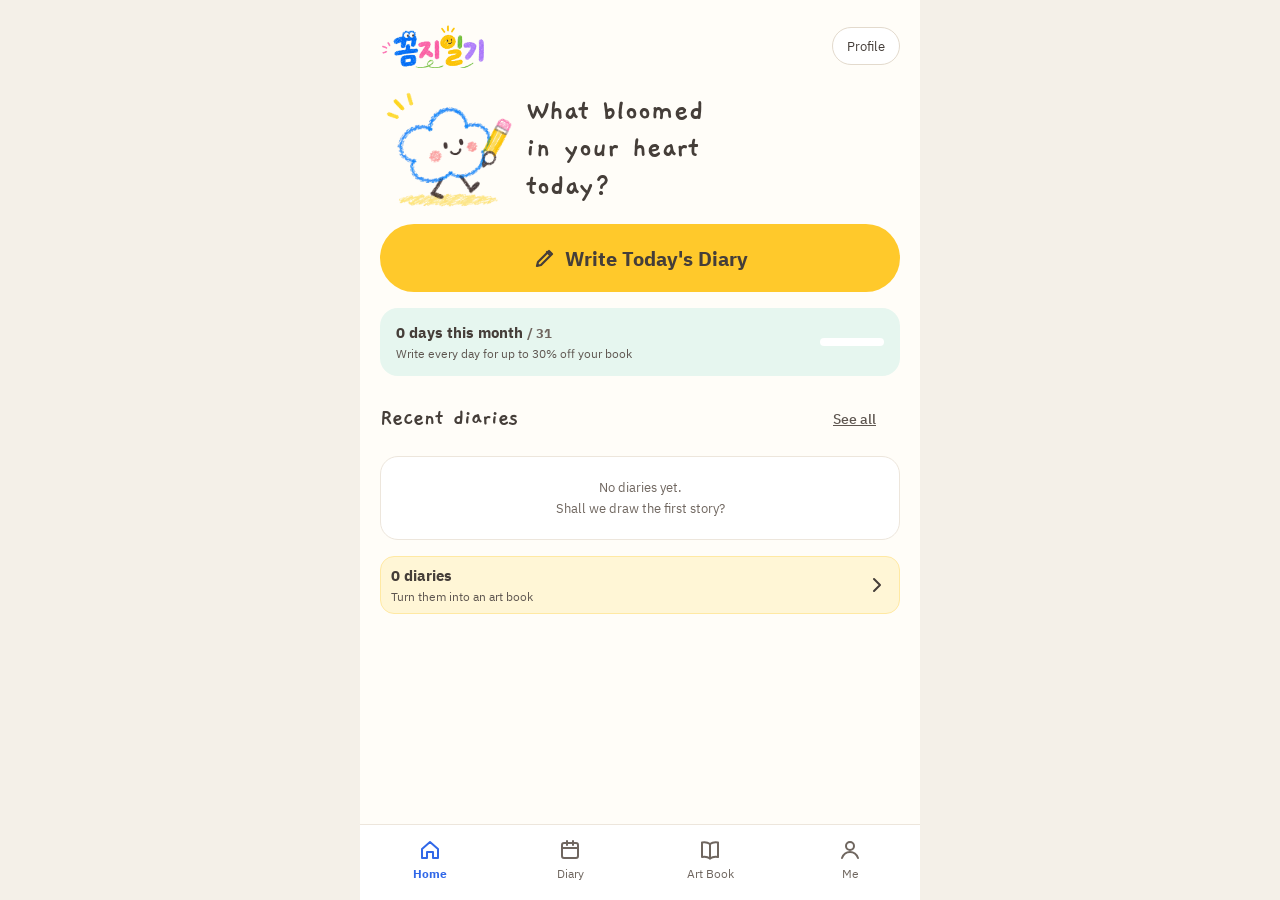
<file: app.html>
<!doctype html>
<html lang="ko">
<head>
<meta charset="utf-8">
<meta name="viewport" content="width=device-width,initial-scale=1,viewport-fit=cover">
<title>꼼지일기</title>
<meta name="description" content="그리고, 말하고, 그림일기로. 아이의 하루를 담는 그림일기와 그림책.">
<meta name="theme-color" content="#FFFDF8">
<link rel="manifest" href="manifest.webmanifest">
<link rel="icon" href="assets/icon-192.png">
<link rel="apple-touch-icon" href="assets/icon-192.png">
<link rel="preconnect" href="https://fonts.googleapis.com">
<link rel="preconnect" href="https://fonts.gstatic.com" crossorigin>
<link href="https://fonts.googleapis.com/css2?family=Gaegu:wght@400;700&family=Gowun+Dodum&family=IBM+Plex+Sans+KR:wght@400;500;600;700&display=swap" rel="stylesheet">
<link rel="stylesheet" href="css/app.css">
<link rel="stylesheet" href="css/book.css">
</head>
<body>
<div id="app"><main><p class="mute">꼼지일기를 여는 중…</p></main></div>
<div id="print-root" aria-hidden="true"></div>
<noscript>꼼지일기는 자바스크립트가 켜져 있어야 쓸 수 있어요.</noscript>
<script src="js/app.js"></script>
</body>
</html>
</file>
<file: css/book.css>
/* 그림책 인쇄 레이아웃 — 816px = 216mm (재단 210mm + 도련 3mm). 화면 미리보기와 PDF가 같은 마크업을 씁니다. */
.pg{width:816px;height:816px;position:relative;overflow:hidden;background:#FFFDF8;color:#3A342F;font-family:'IBM Plex Sans KR',sans-serif;flex:none;-webkit-print-color-adjust:exact;print-color-adjust:exact}
.pg *{box-sizing:border-box}
.pg .safe{position:absolute;left:57px;right:57px;top:53px;bottom:44px;display:flex;flex-direction:column}
.pg .no{position:absolute;left:0;right:0;bottom:20px;text-align:center;font-size:11px;color:#7A716A}
.pg .hand{font-family:'Gaegu',cursive}
.pg .meta{display:flex;justify-content:center;align-items:center;gap:18px;font-size:15px;color:#4F4842;padding-bottom:12px;border-bottom:1px solid #E6DED2}
.pg .meta i{width:1px;height:14px;background:#D9CFC2}
.pg .ttl{font-family:'Gaegu',cursive;font-weight:700;line-height:1.15;margin:0}
.pg .art{display:flex;align-items:center;justify-content:center;min-height:0}
.pg .art img{max-width:100%;max-height:100%;width:auto;height:auto}
.pg .story{font-family:'Gaegu',cursive;white-space:pre-wrap;margin:0;overflow:hidden}
.pg .story img{max-width:100%;max-height:150px}
.pg .note{font-family:'Gowun Dodum',sans-serif;color:#4F4842;margin:0}
.pg .lbl{font-size:11px;letter-spacing:.06em;color:#7A716A;white-space:nowrap}
.pg .sp{flex:1}
/* 1 클래식 */
.pg.l-classic .ttl{font-size:44px;text-align:center;margin:20px 0 14px}
.pg.l-classic .art{height:300px}.pg.l-classic.nonote .art{height:350px}
.pg.l-classic .story{font-size:27px;line-height:1.6;margin:22px 8px 0;max-height:176px}
.pg.l-classic .nb{border-top:1px solid #E6DED2;padding-top:10px;display:flex;gap:16px;align-items:baseline}
.pg.l-classic .note{font-size:15px;line-height:1.7}
/* 2 갤러리 */
.pg.l-gallery .art{height:400px;background:#fff}.pg.l-gallery.nonote .art{height:450px}
.pg.l-gallery .hd{display:flex;justify-content:space-between;align-items:baseline;gap:16px;margin-top:26px}
.pg.l-gallery .ttl{font-size:38px}
.pg.l-gallery .m2{font-size:13px;color:#6E655D;white-space:nowrap}
.pg.l-gallery .story{font-size:24px;line-height:1.55;margin-top:12px;max-height:112px}
.pg.l-gallery .note{font-size:14px;line-height:1.7}.pg.l-gallery .lbl{margin-right:12px}
/* 3 그림일기장 */
.pg.l-notebook .safe{border:1.5px solid #CFC5B8;border-radius:6px;overflow:hidden;bottom:48px}
.pg.l-notebook .hd{display:grid;grid-template-columns:1.6fr 1fr 1fr;border-bottom:1.5px solid #CFC5B8;font-size:15px}
.pg.l-notebook .hd span{padding:12px 16px;border-right:1px solid #DDD4C8}.pg.l-notebook .hd span:last-child{border-right:none}
.pg.l-notebook .hd small{font-size:11px;color:#7A716A;margin-right:8px}
.pg.l-notebook .tr{display:flex;align-items:baseline;gap:12px;padding:10px 16px;border-bottom:1px solid #DDD4C8}
.pg.l-notebook .ttl{font-size:32px}
.pg.l-notebook .art{height:290px;border-bottom:1.5px solid #CFC5B8;padding:10px;background:#fff}.pg.l-notebook.nonote .art{height:330px}
.pg.l-notebook .story{flex:1;padding:4px 20px 0;font-size:26px;line-height:44px;background-image:repeating-linear-gradient(180deg,transparent 0,transparent 43px,#E2D9CC 43px,#E2D9CC 44px);background-position:0 4px}
.pg.l-notebook .nb{border-top:1.5px solid #CFC5B8;padding:10px 16px;display:flex;gap:14px;align-items:baseline}
.pg.l-notebook .note{font-size:14px;line-height:1.65}
/* 4 나란히 */
.pg.l-side .safe{gap:20px}
.pg.l-side .meta{justify-content:space-between;font-size:14px}
.pg.l-side .cols{flex:1;display:grid;grid-template-columns:minmax(0,1.35fr) minmax(0,1fr);gap:32px;min-height:0}
.pg.l-side .art{background:#fff}
.pg.l-side .rt{display:flex;flex-direction:column;gap:16px;padding-top:24px;min-height:0}
.pg.l-side .ttl{font-size:36px}
.pg.l-side .story{font-size:24px;line-height:1.6}
.pg.l-side .nb{border-top:1px solid #E6DED2;padding-top:10px;display:flex;flex-direction:column;gap:4px}
.pg.l-side .note{font-size:14px;line-height:1.7}
/* 5 액자 */
.pg.l-frame .safe{align-items:center}
.pg.l-frame .art{height:330px;max-width:100%;padding:22px;background:#fff;border:1px solid #E6DED2;box-shadow:0 2px 0 #EFE8DD}.pg.l-frame.nonote .art{height:380px}
.pg.l-frame .ttl{font-size:36px;text-align:center;margin:26px 0 4px}
.pg.l-frame .m2{font-size:13px;color:#6E655D;letter-spacing:.04em}
.pg.l-frame .story{font-size:24px;line-height:1.55;text-align:center;margin-top:16px;max-height:112px}
.pg.l-frame .rule{width:40px;height:1px;background:#CFC5B8;margin-bottom:10px}
.pg.l-frame .note{font-size:14px;line-height:1.7;text-align:center;max-width:560px}
/* 표지 */
.pg.cover{background:#FBF7EE}
.pg.cover .safe{inset:49px;align-items:center;justify-content:center}
.pg.cover h1{font-family:'Gaegu',cursive;font-weight:700;margin:0;color:#3A342F}
.pg.cover img{height:auto;mix-blend-mode:multiply}
.pg.c-gallery .safe{gap:44px}.pg.c-gallery img{max-width:500px;max-height:380px}.pg.c-gallery h1{font-size:50px;border-bottom:6px solid #FFC92B;padding-bottom:6px}
.pg.c-minimal .safe{gap:56px}.pg.c-minimal img{max-width:280px;max-height:260px}.pg.c-minimal h1{font-size:38px}
.pg.c-seasonal .safe{justify-content:space-between;align-items:stretch;bottom:60px}
.pg.c-seasonal .top{display:flex;justify-content:space-between;font-size:13px;letter-spacing:.3em;color:#6E655D;padding-top:8px}
.pg.c-seasonal img{max-width:620px;max-height:440px;align-self:center}.pg.c-seasonal h1{font-size:46px}
.pg.c-frame .safe{gap:40px}.pg.c-frame .mat{padding:34px 40px;background:#fff;border:1px solid #E3DACD;box-shadow:0 3px 0 #EEE6D6}.pg.c-frame img{max-width:380px;max-height:320px;display:block}.pg.c-frame h1{font-size:40px}
.pg.c-big .safe{inset:60px 60px 56px;justify-content:space-between;align-items:stretch}
.pg.c-big h1{font-size:84px;line-height:1.05;max-width:600px}.pg.c-big img{max-width:360px;max-height:300px;align-self:flex-end}
.pg.back .safe{align-items:center;justify-content:flex-end}
.pg.back span{font-size:12px;letter-spacing:.14em;color:#7A716A}
</file>
<file: css/app.css>
:root{
  --ivory:#FFFDF8;--cobalt:#3168E8;--cobalt-d:#2350B8;--pink:#ED6CA6;--yellow:#FFC92B;--green:#75C768;--green-d:#3E8E33;
  --lilac:#A987DC;--coral:#FF8768;--sky:#80C6ED;--mint:#E6F6EF;--ink:#453E39;--sub:#5E5650;--mute:#6F665F;
  --line:#EDE6DC;--line2:#E3DACD;--paper:#F4F0E8;
  --hand:'Gaegu',cursive;--ui:'IBM Plex Sans KR',system-ui,sans-serif;--book:'Gowun Dodum',sans-serif;
}
*{box-sizing:border-box}
html,body{margin:0;height:100%}
body{background:var(--paper);color:var(--ink);font-family:var(--ui);font-size:16px;-webkit-tap-highlight-color:transparent;word-break:keep-all}
button,input,textarea,select{font-family:inherit;color:inherit}
button{cursor:pointer}
img{max-width:100%}
.hand{font-family:var(--hand)}
#app{max-width:560px;margin:0 auto;min-height:100dvh;background:var(--ivory);display:flex;flex-direction:column;position:relative}
@media(min-width:900px){#app.wide{max-width:1100px}}
main{flex:1;padding-block:20px 28px;padding-left:max(20px,env(safe-area-inset-left,0px));padding-right:max(20px,env(safe-area-inset-right,0px));display:flex;flex-direction:column;gap:16px;min-height:0}
.row{display:flex;align-items:center;gap:10px}
.between{justify-content:space-between}
.grow{flex:1}
.col{display:flex;flex-direction:column;gap:10px}
.mute{color:var(--mute);font-size:13px}
h1,h2,h3,p{margin:0}
.title{font-family:var(--hand);font-weight:700;font-size:30px;line-height:1.2}
.topbar{display:flex;align-items:center;gap:8px;min-height:52px}
.topbar .t{flex:1;text-align:center;font-weight:700;font-size:17px}
.iconbtn{width:44px;height:44px;border:none;background:transparent;border-radius:50%;display:flex;align-items:center;justify-content:center;flex:none}
.btn{height:56px;padding:0 24px;border-radius:999px;border:none;background:var(--yellow);font-size:17px;font-weight:700;display:flex;align-items:center;justify-content:center;gap:8px;text-decoration:none;color:var(--ink)}
.btn.big{height:68px;font-size:20px}
.btn.dark{background:var(--ink);color:#fff}
.btn.line{background:#fff;border:2px solid var(--cobalt);color:var(--cobalt-d);font-weight:600}
.btn.ghost{background:#fff;border:1.5px solid var(--line2);font-weight:600;font-size:15px;height:48px}
.btn.text{background:transparent;text-decoration:underline;font-weight:500;font-size:14px;height:44px;color:var(--sub)}
.btn.danger{background:#C2453D;color:#fff}
.btn:disabled{opacity:.45;cursor:not-allowed}
.card{background:#fff;border:1px solid var(--line);border-radius:18px}
.steps{display:grid;grid-template-columns:repeat(4,1fr);gap:6px;text-align:center;font-size:12px;color:var(--mute)}
.steps div::before{content:"";display:block;height:6px;border-radius:3px;background:var(--line);margin-bottom:6px}
.steps .done{color:var(--green-d)}.steps .done::before{background:var(--green)}
.steps .on{color:var(--ink);font-weight:700}.steps .on::before{background:var(--yellow)}
.seg{display:grid;grid-auto-flow:column;grid-auto-columns:1fr;gap:4px;padding:4px;border-radius:16px;background:var(--paper)}
.seg button{height:42px;border:none;border-radius:12px;background:transparent;font-size:14px;color:var(--sub)}
.seg button.on{background:#fff;font-weight:700;color:var(--ink);box-shadow:0 1px 2px rgba(69,62,57,.12)}
.chip{height:38px;padding:0 14px;border-radius:999px;border:1.5px solid var(--line2);background:#fff;font-size:13px;white-space:nowrap}
.chip.on{border:2px solid var(--cobalt);background:#F1F5FF;font-weight:700}
.pick{border-radius:16px;border:2px solid var(--line);background:#fff;display:flex;flex-direction:column;align-items:center;justify-content:center;gap:2px;font-size:12px;min-height:68px;padding:6px 2px}
.pick.on{border-color:var(--cobalt);background:#F1F5FF;font-weight:700}
.field{display:flex;flex-direction:column;gap:8px;font-size:14px;font-weight:600}
.field input,.field textarea,.field select{border:1.5px solid var(--line2);border-radius:16px;background:#fff;padding:12px 16px;font-size:17px;font-weight:400;min-height:52px;width:100%}
.field textarea{line-height:1.6;resize:none}
.field input:focus,.field textarea:focus{outline:2px solid var(--cobalt);outline-offset:0;border-color:transparent}
.tabbar{position:sticky;bottom:0;height:76px;border-top:1px solid var(--line);background:#fff;display:grid;grid-template-columns:repeat(4,1fr);padding-bottom:calc(6px + env(safe-area-inset-bottom,0px));height:calc(76px + env(safe-area-inset-bottom,0px));z-index:5}
.tabbar button{border:none;background:transparent;display:flex;flex-direction:column;align-items:center;justify-content:center;gap:3px;font-size:12px;color:var(--mute)}
.tabbar button.on{color:var(--cobalt);font-weight:700}
.thumb{width:100%;aspect-ratio:5/3;object-fit:cover;display:block;background:#fff}
.entry-card{border-radius:18px;background:#fff;border:1px solid var(--line);overflow:hidden;text-align:left;padding:0;display:block;width:100%}
.entry-card .meta{padding:8px 12px 10px}
.entry-card .ttl{font-family:var(--hand);font-size:19px;font-weight:700;white-space:nowrap;overflow:hidden;text-overflow:ellipsis}
.grid2{display:grid;grid-template-columns:repeat(2,minmax(0,1fr));gap:12px}
.canvas-wrap{background:var(--paper);border-radius:20px;padding:10px;display:flex;align-items:center;justify-content:center}
canvas.paper{width:100%;height:auto;background:#fff;border-radius:14px;touch-action:none;box-shadow:0 1px 0 var(--line2);cursor:crosshair;display:block}
.tools{display:flex;flex-direction:column;gap:12px}
.tools .trow{display:flex;gap:8px;align-items:center;flex-wrap:wrap}
.tool{flex:1;min-width:64px;height:48px;border-radius:14px;border:2px solid var(--line);background:#fff;font-size:13px}
.tool.on{border-color:var(--cobalt);background:#F1F5FF;font-weight:700}
.sw{width:36px;height:36px;border-radius:50%;border:none;flex:none}
.sw.on{box-shadow:0 0 0 3px #fff,0 0 0 6px var(--cobalt)}
.sizebtn{width:44px;height:44px;border-radius:12px;border:2px solid transparent;background:transparent;display:flex;align-items:center;justify-content:center}
.sizebtn.on{border-color:var(--cobalt);background:#F1F5FF}
.sizebtn i{display:block;border-radius:50%;background:var(--ink)}
.mic{width:96px;height:96px;border-radius:50%;border:none;background:var(--coral);display:flex;align-items:center;justify-content:center;box-shadow:0 0 0 14px #FFE4DB}
.mic.idle{background:var(--ink);box-shadow:0 0 0 14px var(--paper)}
.sheet{border-radius:22px;background:#fff;border:1px solid var(--line);padding:18px;display:flex;flex-direction:column;gap:10px}
.sheet .meta{font-size:13px;color:var(--sub);display:flex;gap:10px;flex-wrap:wrap}
.sheet h3{font-family:var(--hand);font-size:28px}
.sheet .draw{width:100%;max-height:300px;object-fit:contain}
.sheet .txt{font-family:var(--hand);font-size:22px;line-height:1.5;white-space:pre-wrap}
.sheet .note{border-top:1px solid var(--line);padding-top:8px;font-family:var(--book);font-size:14px;line-height:1.6}
.sheet .note b{display:block;font-family:var(--ui);font-weight:400;font-size:11px;color:var(--mute)}
.cal{display:grid;grid-template-columns:repeat(7,minmax(0,1fr));gap:4px}
.cal .d{aspect-ratio:1/1.15;border-radius:10px;font-size:13px;color:var(--sub);display:flex;align-items:flex-start;justify-content:center;padding-top:5px;border:none;background:transparent;position:relative;overflow:hidden}
.cal .d.has{border:2px solid var(--yellow);padding:0;background:#fff}
.cal .d.has img{width:100%;height:100%;object-fit:cover}
.cal .d.has span{position:absolute;top:2px;left:4px;font-size:11px;font-weight:700;background:rgba(255,255,255,.85);border-radius:4px;padding:0 3px;color:var(--ink)}
.cal .w{font-size:12px;color:var(--mute);text-align:center}
.banner{display:flex;align-items:center;gap:12px;padding:14px 16px;border-radius:18px;background:var(--mint)}
.toast{position:fixed;left:50%;bottom:96px;transform:translateX(-50%);background:var(--ink);color:#fff;padding:12px 18px;border-radius:999px;font-size:14px;z-index:50;max-width:90vw}
.modal{position:fixed;inset:0;background:rgba(69,62,57,.45);display:flex;align-items:center;justify-content:center;padding:24px;z-index:40}
.modal .box{background:var(--ivory);border-radius:24px;padding:24px;width:100%;max-width:380px;display:flex;flex-direction:column;gap:14px}
.switch{width:52px;height:32px;border-radius:999px;border:none;background:#C9BFB2;position:relative;flex:none}
.switch::after{content:"";position:absolute;top:4px;left:4px;width:24px;height:24px;border-radius:50%;background:#fff;transition:left .15s}
.switch.on{background:var(--green)}.switch.on::after{left:24px}
.list-row{display:flex;align-items:center;gap:12px;padding:8px 10px;border-radius:14px;background:#fff;border:1px solid var(--line)}
.list-row img{width:64px;height:42px;object-fit:cover;border-radius:8px;flex:none}
.list-row input{width:22px;height:22px;accent-color:var(--cobalt);margin:0;flex:none}
.opts{display:flex;gap:12px;overflow-x:auto;padding:4px 2px 8px;scrollbar-width:none}
.opts::-webkit-scrollbar{display:none}
.opt{flex:none;border:none;background:transparent;padding:0;text-align:left;display:flex;flex-direction:column;gap:6px;font-size:13px}
.opt .pv{width:150px;height:150px;position:relative;overflow:hidden;border-radius:6px;box-shadow:0 1px 0 var(--line2),0 6px 14px rgba(69,62,57,.12);background:var(--ivory)}
.opt .pv>.pg{position:absolute;left:0;top:0;zoom:.1838}
.opt.on .pv{outline:3px solid var(--cobalt)}
.opt.on b{color:var(--cobalt-d)}
.spread{display:flex;justify-content:center;box-shadow:0 18px 40px rgba(69,62,57,.2);align-self:center}
.spread .pg{zoom:var(--z,.3)}
.spread-wrap{background:#EDE7DC;border-radius:20px;padding:20px 8px;display:flex;flex-direction:column;align-items:center;gap:12px;overflow:hidden}
#print-root{display:none}
@media print{
  @page{size:216mm 216mm;margin:0}
  html,body{background:#fff;height:auto}
  #app,.toast,.modal{display:none !important}
  #print-root{display:block}
  #print-root .pg{zoom:1;page-break-after:always;break-after:page}
}
.swgrid{display:grid;grid-template-columns:repeat(5,1fr);gap:10px;justify-items:center}
.swgrid .sw{width:40px;height:40px}
.iconbtn.sq{border-radius:12px;border:1.5px solid var(--line2);background:#fff;color:var(--ink)}
.land{position:fixed;inset:0;background:var(--paper);z-index:30;overflow:hidden}
.land-in{position:absolute;top:0;left:0;display:flex;justify-content:center;gap:10px;padding:10px;box-sizing:border-box}
.land-in.rot{left:100%;transform-origin:0 0;transform:rotate(90deg)}
.lcol{flex:1;min-width:92px;max-width:160px;display:flex;flex-direction:column;gap:6px}
.lcol .tool{flex:none;min-width:0;width:100%;height:44px;font-size:14px}
.lcv{flex:none;display:flex;align-items:center;justify-content:center}
.land canvas.paper{flex:none}
.lcolors{display:grid;grid-template-columns:repeat(2,1fr);gap:7px;justify-items:center}
.lcolors .sw{width:40px;height:40px}
.lsizes,.lhist{display:flex;justify-content:space-between}
.lsizes .sizebtn{width:34px;height:44px}
.lhist .iconbtn{width:34px;height:44px;border:none;background:transparent}
.modal.rot .box{transform:rotate(90deg)}
</file>
